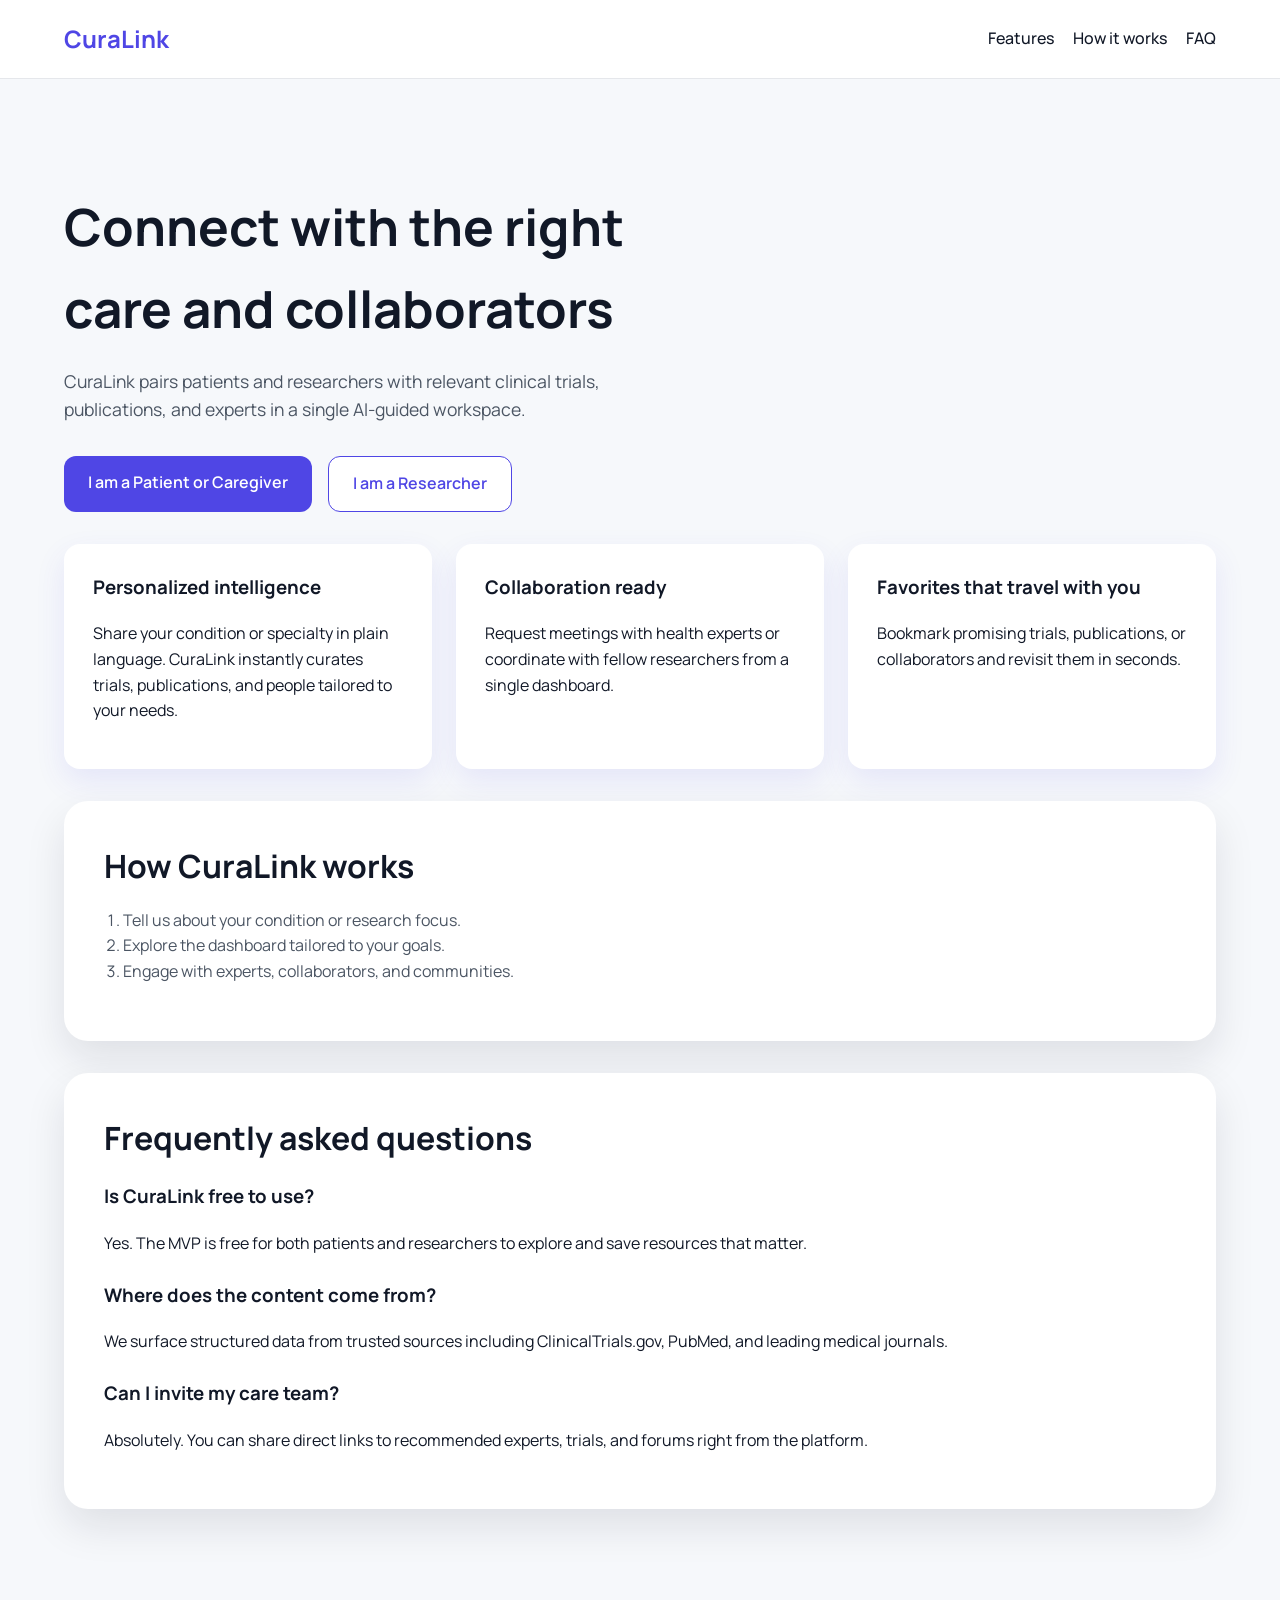
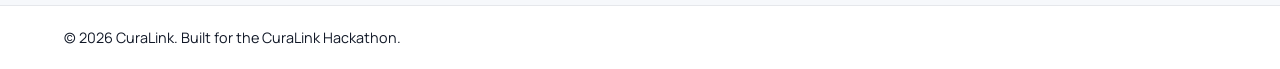
<file: public/index.html>
<!DOCTYPE html>
<html lang="en">
  <head>
    <meta charset="UTF-8" />
    <meta name="viewport" content="width=device-width, initial-scale=1.0" />
    <title>CuraLink | Connecting Patients and Researchers</title>
    <link rel="stylesheet" href="assets/css/styles.css" />
    <link rel="preconnect" href="https://fonts.googleapis.com" />
    <link rel="preconnect" href="https://fonts.gstatic.com" crossorigin />
    <link
      href="https://fonts.googleapis.com/css2?family=Manrope:wght@400;500;600;700&display=swap"
      rel="stylesheet"
    />
  </head>
  <body class="landing">
    <header class="landing__header">
      <div class="logo">CuraLink</div>
      <nav>
        <a href="#features">Features</a>
        <a href="#how-it-works">How it works</a>
        <a href="#faq">FAQ</a>
      </nav>
    </header>

    <main class="landing__hero">
      <section class="landing__intro">
        <h1>Connect with the right care and collaborators</h1>
        <p>
          CuraLink pairs patients and researchers with relevant clinical trials,
          publications, and experts in a single AI-guided workspace.
        </p>
        <div class="cta-group">
          <a class="cta primary" href="patient-onboarding.html"
            >I am a Patient or Caregiver</a
          >
          <a class="cta secondary" href="researcher-onboarding.html"
            >I am a Researcher</a
          >
        </div>
      </section>
      <section class="landing__card-grid" id="features">
        <article class="card">
          <h3>Personalized intelligence</h3>
          <p>
            Share your condition or specialty in plain language. CuraLink instantly
            curates trials, publications, and people tailored to your needs.
          </p>
        </article>
        <article class="card">
          <h3>Collaboration ready</h3>
          <p>
            Request meetings with health experts or coordinate with fellow researchers
            from a single dashboard.
          </p>
        </article>
        <article class="card">
          <h3>Favorites that travel with you</h3>
          <p>
            Bookmark promising trials, publications, or collaborators and revisit them
            in seconds.
          </p>
        </article>
      </section>

      <section class="landing__how" id="how-it-works">
        <h2>How CuraLink works</h2>
        <ol>
          <li>Tell us about your condition or research focus.</li>
          <li>Explore the dashboard tailored to your goals.</li>
          <li>Engage with experts, collaborators, and communities.</li>
        </ol>
      </section>

      <section class="landing__faq" id="faq">
        <h2>Frequently asked questions</h2>
        <div class="faq-item">
          <h3>Is CuraLink free to use?</h3>
          <p>
            Yes. The MVP is free for both patients and researchers to explore and save
            resources that matter.
          </p>
        </div>
        <div class="faq-item">
          <h3>Where does the content come from?</h3>
          <p>
            We surface structured data from trusted sources including ClinicalTrials.gov,
            PubMed, and leading medical journals.
          </p>
        </div>
        <div class="faq-item">
          <h3>Can I invite my care team?</h3>
          <p>
            Absolutely. You can share direct links to recommended experts, trials, and
            forums right from the platform.
          </p>
        </div>
      </section>
    </main>

    <footer class="landing__footer">
      <span>© <span id="year"></span> CuraLink. Built for the CuraLink Hackathon.</span>
    </footer>

    <script src="assets/js/common.js"></script>
  </body>
</html>
</file>
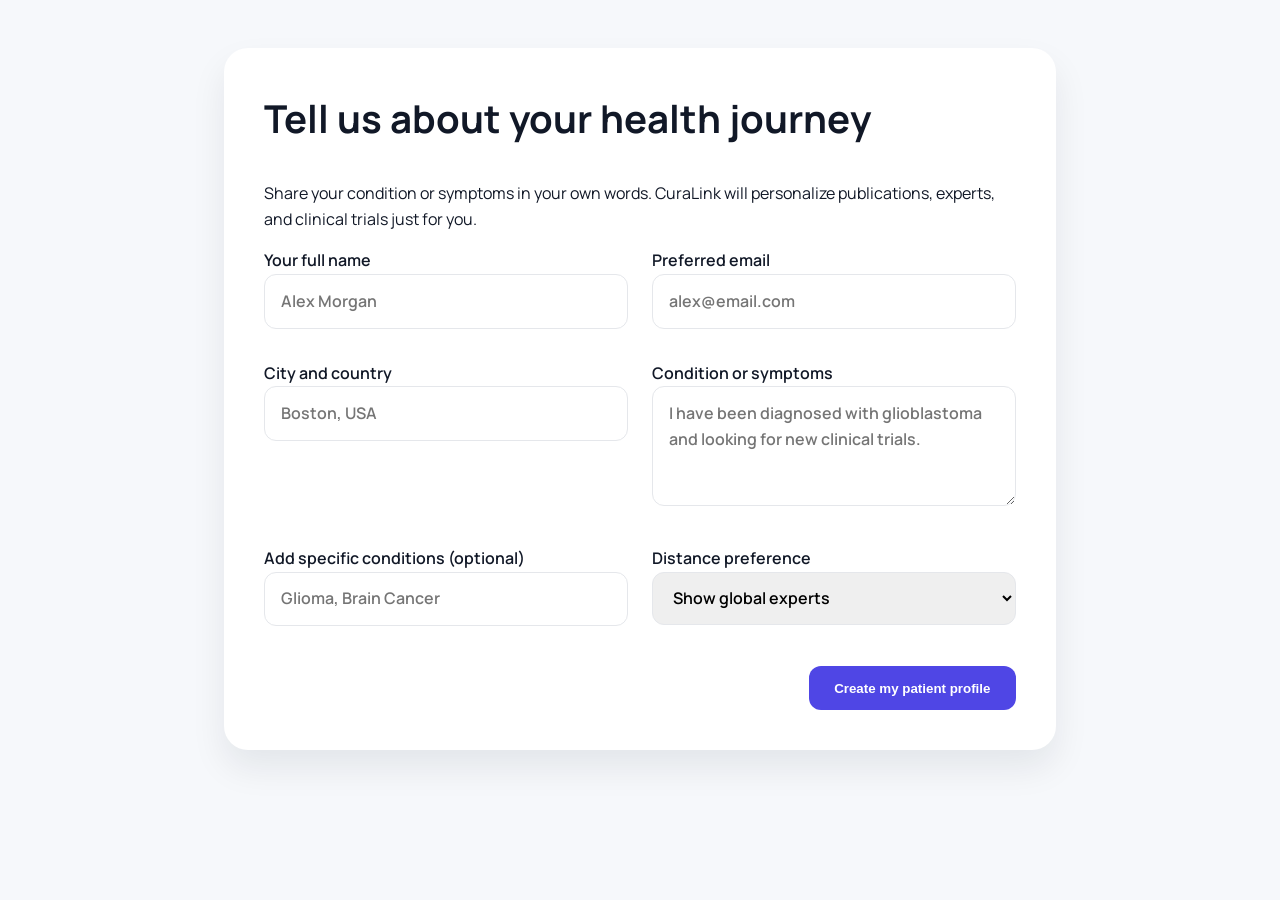
<file: public/patient-dashboard.html>
<!DOCTYPE html>
<html lang="en">
  <head>
    <meta charset="UTF-8" />
    <meta name="viewport" content="width=device-width, initial-scale=1.0" />
    <title>CuraLink | Patient Dashboard</title>
    <link rel="stylesheet" href="assets/css/styles.css" />
    <link rel="preconnect" href="https://fonts.googleapis.com" />
    <link rel="preconnect" href="https://fonts.gstatic.com" crossorigin />
    <link
      href="https://fonts.googleapis.com/css2?family=Manrope:wght@400;500;600;700&display=swap"
      rel="stylesheet"
    />
  </head>
  <body>
    <main class="dashboard">
      <header class="dashboard__header">
        <div>
          <p class="badge">Patient workspace</p>
          <h1 id="patient-greeting">Welcome back</h1>
          <p id="patient-summary" class="text-muted"></p>
        </div>
        <div class="cta-group">
          <a class="cta secondary" href="patient-onboarding.html">Edit profile</a>
          <a class="cta primary" href="patient-favorites.html">View favorites</a>
        </div>
      </header>

      <section class="dashboard__summary">
        <article class="summary-card">
          <h3>Recommended experts</h3>
          <span id="expert-count">0</span>
          <p>Specialists matched to your conditions and distance preference.</p>
        </article>
        <article class="summary-card">
          <h3>Clinical trials</h3>
          <span id="trial-count">0</span>
          <p>Studies you can explore right now.</p>
        </article>
        <article class="summary-card">
          <h3>New publications</h3>
          <span id="publication-count">0</span>
          <p>Plain-language summaries from trusted journals.</p>
        </article>
      </section>

      <section>
        <div class="section-heading">
          <h2>Recommended health experts</h2>
          <div class="filter-bar">
            <select id="expert-location-filter">
              <option value="all">All locations</option>
              <option value="nearby">My location</option>
              <option value="global">Global</option>
            </select>
            <input id="expert-search" type="search" placeholder="Search by specialty" />
          </div>
        </div>
        <div id="experts-list" class="list-grid"></div>
        <div id="experts-empty" class="empty-state" hidden>
          No experts match your filters yet. Try expanding your search.
        </div>
      </section>

      <section>
        <div class="section-heading">
          <h2>Clinical trials for you</h2>
          <div class="filter-bar">
            <select id="trial-status-filter">
              <option value="all">Any status</option>
              <option value="Recruiting">Recruiting</option>
              <option value="Active, not recruiting">Active, not recruiting</option>
            </select>
            <input id="trial-search" type="search" placeholder="Keyword or condition" />
          </div>
        </div>
        <div id="trials-list" class="list-grid"></div>
        <div id="trials-empty" class="empty-state" hidden>
          No trials match your filters. Check back soon.
        </div>
      </section>

      <section>
        <div class="section-heading">
          <h2>Publications to read next</h2>
          <input
            id="publication-search"
            class="filter-bar"
            type="search"
            placeholder="Search publications"
          />
        </div>
        <div id="publications-list" class="list-grid"></div>
        <div id="publications-empty" class="empty-state" hidden>
          No publications found for your interests yet.
        </div>
      </section>

      <section>
        <div class="section-heading">
          <h2>Patient forums</h2>
        </div>
        <div id="forums-list" class="list-grid"></div>
        <div id="forums-empty" class="empty-state" hidden>
          No discussions yet. Check back after researchers respond to community prompts.
        </div>
      </section>
    </main>

    <script src="assets/js/common.js"></script>
    <script type="module" src="assets/js/patient-dashboard.js"></script>
  </body>
</html>
</file>
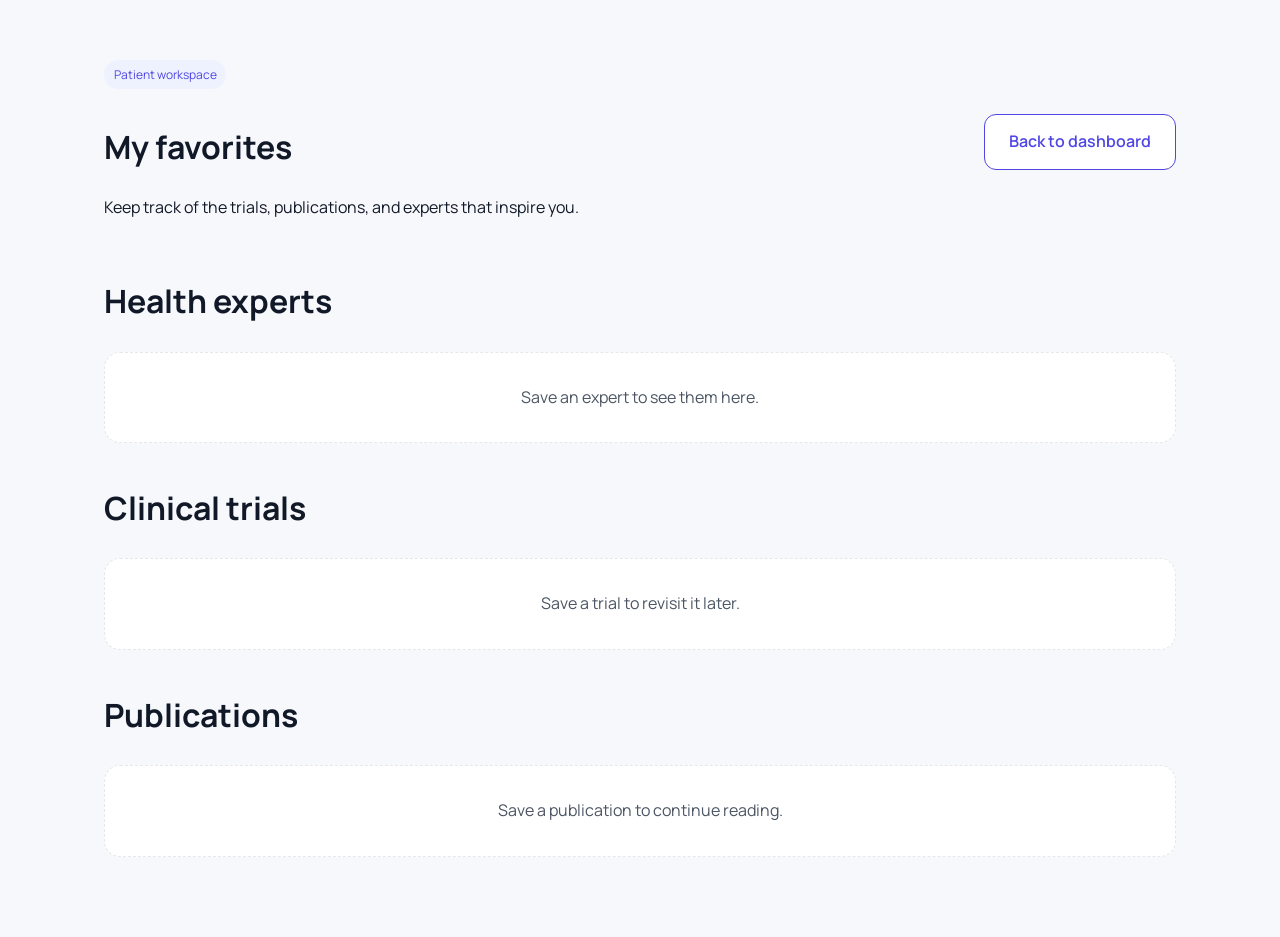
<file: public/patient-favorites.html>
<!DOCTYPE html>
<html lang="en">
  <head>
    <meta charset="UTF-8" />
    <meta name="viewport" content="width=device-width, initial-scale=1.0" />
    <title>CuraLink | Patient Favorites</title>
    <link rel="stylesheet" href="assets/css/styles.css" />
    <link rel="preconnect" href="https://fonts.googleapis.com" />
    <link rel="preconnect" href="https://fonts.gstatic.com" crossorigin />
    <link
      href="https://fonts.googleapis.com/css2?family=Manrope:wght@400;500;600;700&display=swap"
      rel="stylesheet"
    />
  </head>
  <body>
    <main class="dashboard">
      <header class="dashboard__header">
        <div>
          <p class="badge">Patient workspace</p>
          <h1>My favorites</h1>
          <p>Keep track of the trials, publications, and experts that inspire you.</p>
        </div>
        <a class="cta secondary" href="patient-dashboard.html">Back to dashboard</a>
      </header>

      <section>
        <div class="section-heading">
          <h2>Health experts</h2>
        </div>
        <div id="favorites-experts" class="list-grid"></div>
        <div id="favorites-experts-empty" class="empty-state" hidden>
          Save an expert to see them here.
        </div>
      </section>

      <section>
        <div class="section-heading">
          <h2>Clinical trials</h2>
        </div>
        <div id="favorites-trials" class="list-grid"></div>
        <div id="favorites-trials-empty" class="empty-state" hidden>
          Save a trial to revisit it later.
        </div>
      </section>

      <section>
        <div class="section-heading">
          <h2>Publications</h2>
        </div>
        <div id="favorites-publications" class="list-grid"></div>
        <div id="favorites-publications-empty" class="empty-state" hidden>
          Save a publication to continue reading.
        </div>
      </section>
    </main>

    <script src="assets/js/common.js"></script>
    <script src="assets/js/patient-favorites.js" type="module"></script>
  </body>
</html>
</file>
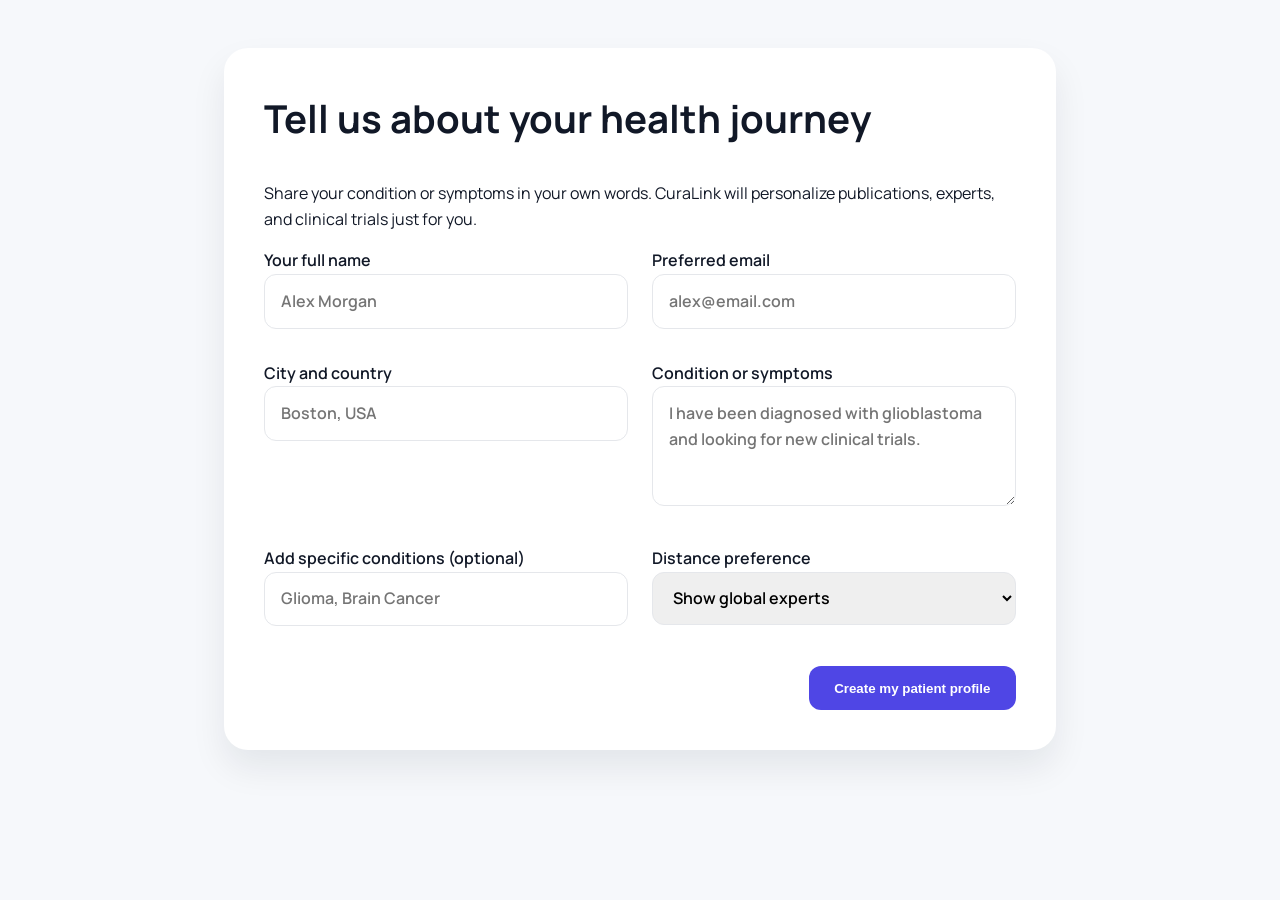
<file: public/patient-onboarding.html>
<!DOCTYPE html>
<html lang="en">
  <head>
    <meta charset="UTF-8" />
    <meta name="viewport" content="width=device-width, initial-scale=1.0" />
    <title>CuraLink | Patient Onboarding</title>
    <link rel="stylesheet" href="assets/css/styles.css" />
    <link rel="preconnect" href="https://fonts.googleapis.com" />
    <link rel="preconnect" href="https://fonts.gstatic.com" crossorigin />
    <link
      href="https://fonts.googleapis.com/css2?family=Manrope:wght@400;500;600;700&display=swap"
      rel="stylesheet"
    />
  </head>
  <body>
    <main class="form-layout">
      <section class="form-card">
        <h1>Tell us about your health journey</h1>
        <p>
          Share your condition or symptoms in your own words. CuraLink will personalize
          publications, experts, and clinical trials just for you.
        </p>
        <form id="patient-onboarding-form" novalidate>
          <div class="form-grid">
            <label>
              Your full name
              <input type="text" name="name" placeholder="Alex Morgan" required />
            </label>
            <label>
              Preferred email
              <input type="email" name="email" placeholder="alex@email.com" required />
            </label>
            <label>
              City and country
              <input type="text" name="location" placeholder="Boston, USA" />
            </label>
            <label>
              Condition or symptoms
              <textarea
                name="condition"
                placeholder="I have been diagnosed with glioblastoma and looking for new clinical trials."
                required
              ></textarea>
            </label>
            <label>
              Add specific conditions (optional)
              <input
                type="text"
                name="conditions"
                placeholder="Glioma, Brain Cancer"
              />
            </label>
            <label>
              Distance preference
              <select name="distance">
                <option value="global">Show global experts</option>
                <option value="nearby">Prioritize nearby experts</option>
              </select>
            </label>
          </div>
          <div class="button-row">
            <button class="primary" type="submit">Create my patient profile</button>
          </div>
        </form>
      </section>
    </main>
    <script src="assets/js/common.js"></script>
    <script src="assets/js/patient-onboarding.js" type="module"></script>
  </body>
</html>
</file>
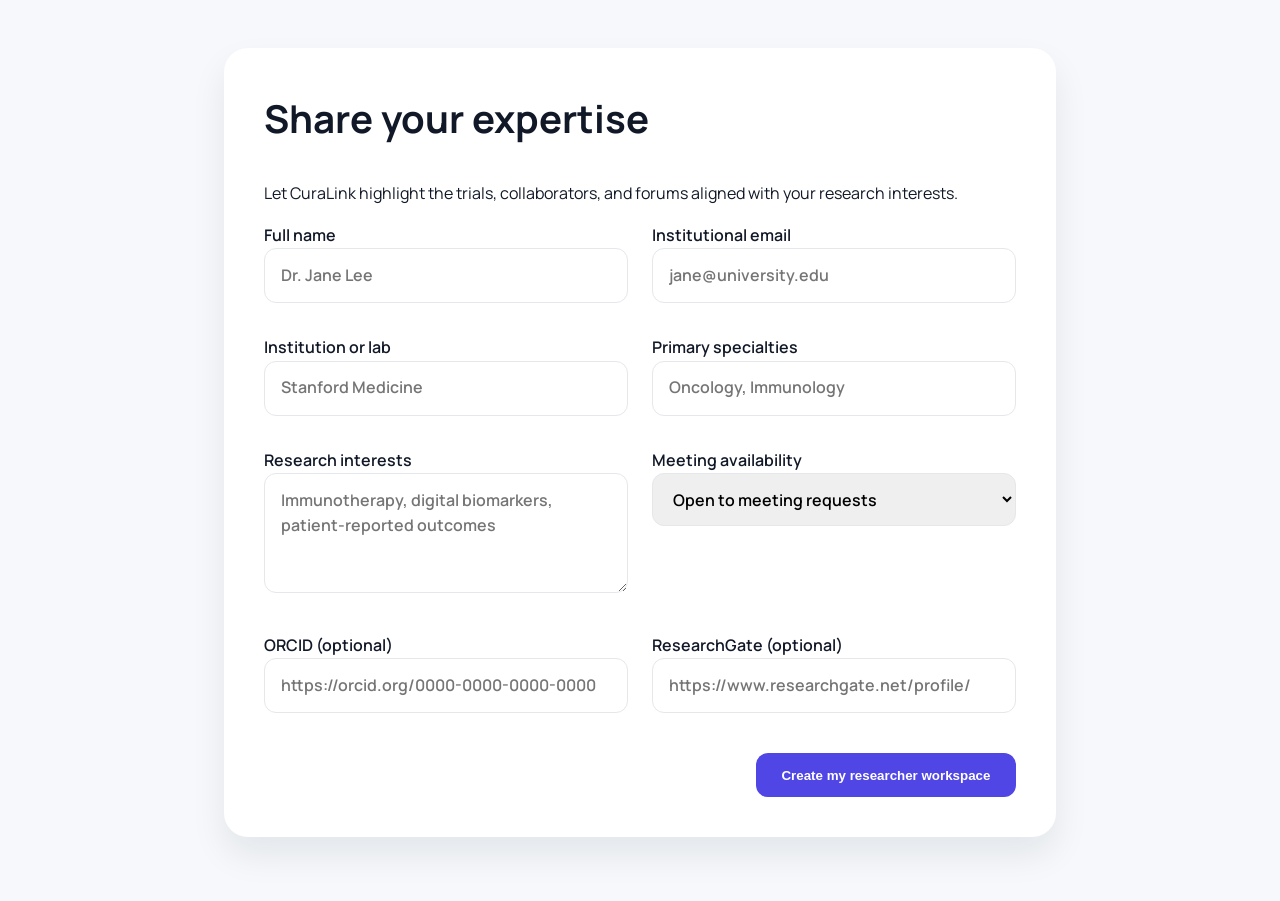
<file: public/researcher-dashboard.html>
<!DOCTYPE html>
<html lang="en">
  <head>
    <meta charset="UTF-8" />
    <meta name="viewport" content="width=device-width, initial-scale=1.0" />
    <title>CuraLink | Researcher Dashboard</title>
    <link rel="stylesheet" href="assets/css/styles.css" />
    <link rel="preconnect" href="https://fonts.googleapis.com" />
    <link rel="preconnect" href="https://fonts.gstatic.com" crossorigin />
    <link
      href="https://fonts.googleapis.com/css2?family=Manrope:wght@400;500;600;700&display=swap"
      rel="stylesheet"
    />
  </head>
  <body>
    <main class="dashboard">
      <header class="dashboard__header">
        <div>
          <p class="badge">Researcher workspace</p>
          <h1 id="researcher-greeting">Welcome back</h1>
          <p id="researcher-summary" class="text-muted"></p>
        </div>
        <div class="cta-group">
          <a class="cta secondary" href="researcher-onboarding.html">Edit profile</a>
          <a class="cta primary" href="researcher-favorites.html">View favorites</a>
        </div>
      </header>

      <section class="dashboard__summary">
        <article class="summary-card">
          <h3>Potential collaborators</h3>
          <span id="collaborator-count">0</span>
          <p>Experts working on similar specialties and interests.</p>
        </article>
        <article class="summary-card">
          <h3>Relevant trials</h3>
          <span id="researcher-trial-count">0</span>
          <p>Studies aligned to your research interests.</p>
        </article>
        <article class="summary-card">
          <h3>Forum threads</h3>
          <span id="forum-count">0</span>
          <p>Questions from patients waiting for your perspective.</p>
        </article>
      </section>

      <section>
        <div class="section-heading">
          <h2>Collaborators to connect with</h2>
          <div class="filter-bar">
            <input id="collaborator-search" type="search" placeholder="Search by specialty" />
          </div>
        </div>
        <div id="collaborators-list" class="list-grid"></div>
        <div id="collaborators-empty" class="empty-state" hidden>
          No collaborators match your filters just yet.
        </div>
      </section>

      <section>
        <div class="section-heading">
          <h2>Manage clinical trials</h2>
          <div class="filter-bar">
            <input id="researcher-trial-search" type="search" placeholder="Find a trial" />
          </div>
        </div>
        <div id="researcher-trials-list" class="list-grid"></div>
        <div id="researcher-trials-empty" class="empty-state" hidden>
          No trials match the criteria yet.
        </div>
      </section>

      <section>
        <div class="section-heading">
          <h2>Publications to reference</h2>
          <input
            id="researcher-publication-search"
            class="filter-bar"
            type="search"
            placeholder="Search publications"
          />
        </div>
        <div id="researcher-publications-list" class="list-grid"></div>
        <div id="researcher-publications-empty" class="empty-state" hidden>
          No references match your interests yet.
        </div>
      </section>

      <section>
        <div class="section-heading">
          <h2>Forums to engage</h2>
        </div>
        <div id="researcher-forums-list" class="list-grid"></div>
        <div id="researcher-forums-empty" class="empty-state" hidden>
          No new posts yet. Invite your patients to start a conversation.
        </div>
      </section>
    </main>

    <script src="assets/js/common.js"></script>
    <script src="assets/js/researcher-dashboard.js" type="module"></script>
  </body>
</html>
</file>
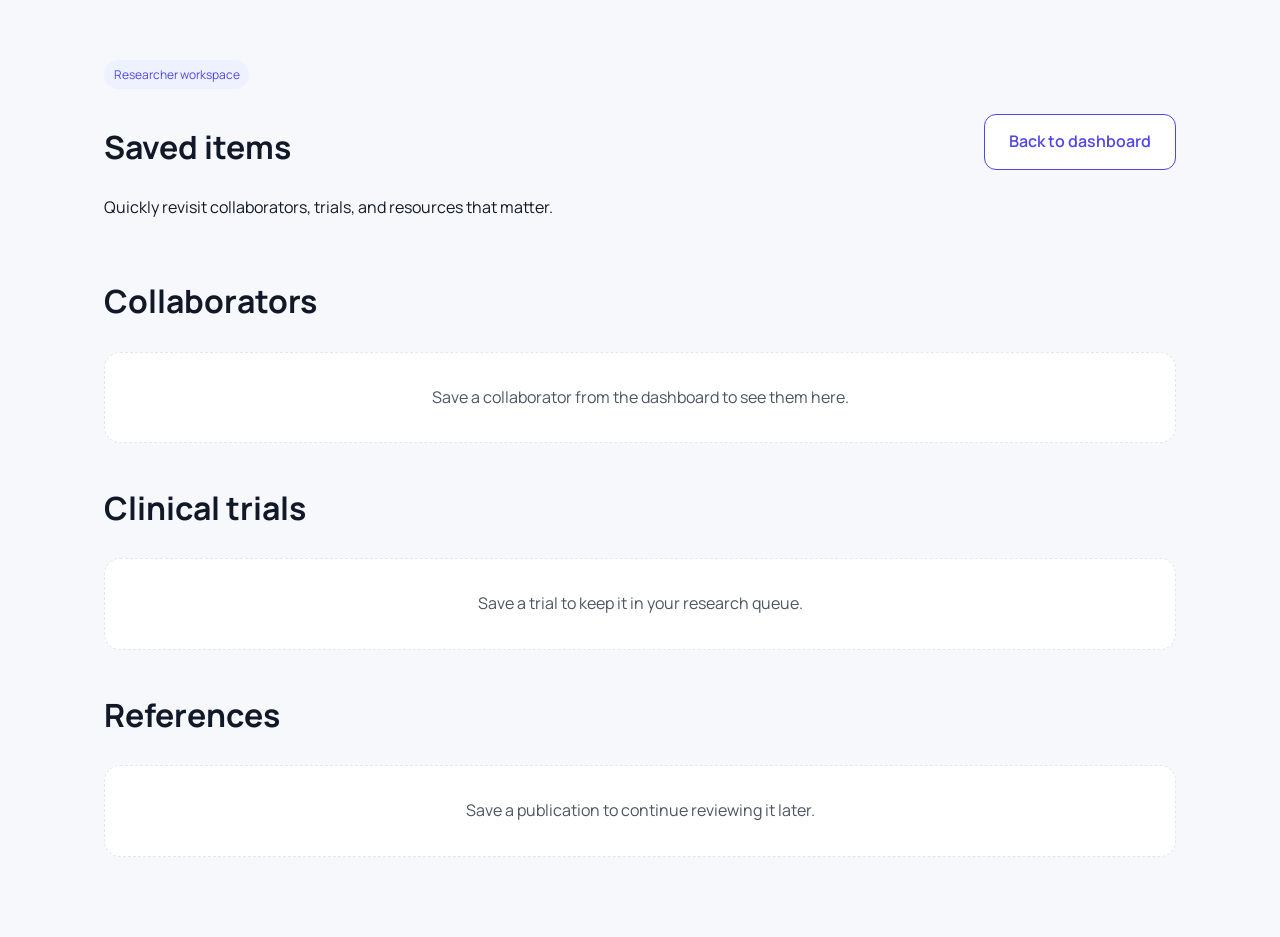
<file: public/researcher-favorites.html>
<!DOCTYPE html>
<html lang="en">
  <head>
    <meta charset="UTF-8" />
    <meta name="viewport" content="width=device-width, initial-scale=1.0" />
    <title>CuraLink | Researcher Favorites</title>
    <link rel="stylesheet" href="assets/css/styles.css" />
    <link rel="preconnect" href="https://fonts.googleapis.com" />
    <link rel="preconnect" href="https://fonts.gstatic.com" crossorigin />
    <link
      href="https://fonts.googleapis.com/css2?family=Manrope:wght@400;500;600;700&display=swap"
      rel="stylesheet"
    />
  </head>
  <body>
    <main class="dashboard">
      <header class="dashboard__header">
        <div>
          <p class="badge">Researcher workspace</p>
          <h1>Saved items</h1>
          <p>Quickly revisit collaborators, trials, and resources that matter.</p>
        </div>
        <a class="cta secondary" href="researcher-dashboard.html">Back to dashboard</a>
      </header>

      <section>
        <div class="section-heading">
          <h2>Collaborators</h2>
        </div>
        <div id="favorites-collaborators" class="list-grid"></div>
        <div id="favorites-collaborators-empty" class="empty-state" hidden>
          Save a collaborator from the dashboard to see them here.
        </div>
      </section>

      <section>
        <div class="section-heading">
          <h2>Clinical trials</h2>
        </div>
        <div id="favorites-researcher-trials" class="list-grid"></div>
        <div id="favorites-researcher-trials-empty" class="empty-state" hidden>
          Save a trial to keep it in your research queue.
        </div>
      </section>

      <section>
        <div class="section-heading">
          <h2>References</h2>
        </div>
        <div id="favorites-researcher-publications" class="list-grid"></div>
        <div id="favorites-researcher-publications-empty" class="empty-state" hidden>
          Save a publication to continue reviewing it later.
        </div>
      </section>
    </main>

    <script src="assets/js/common.js"></script>
    <script src="assets/js/researcher-favorites.js" type="module"></script>
  </body>
</html>
</file>
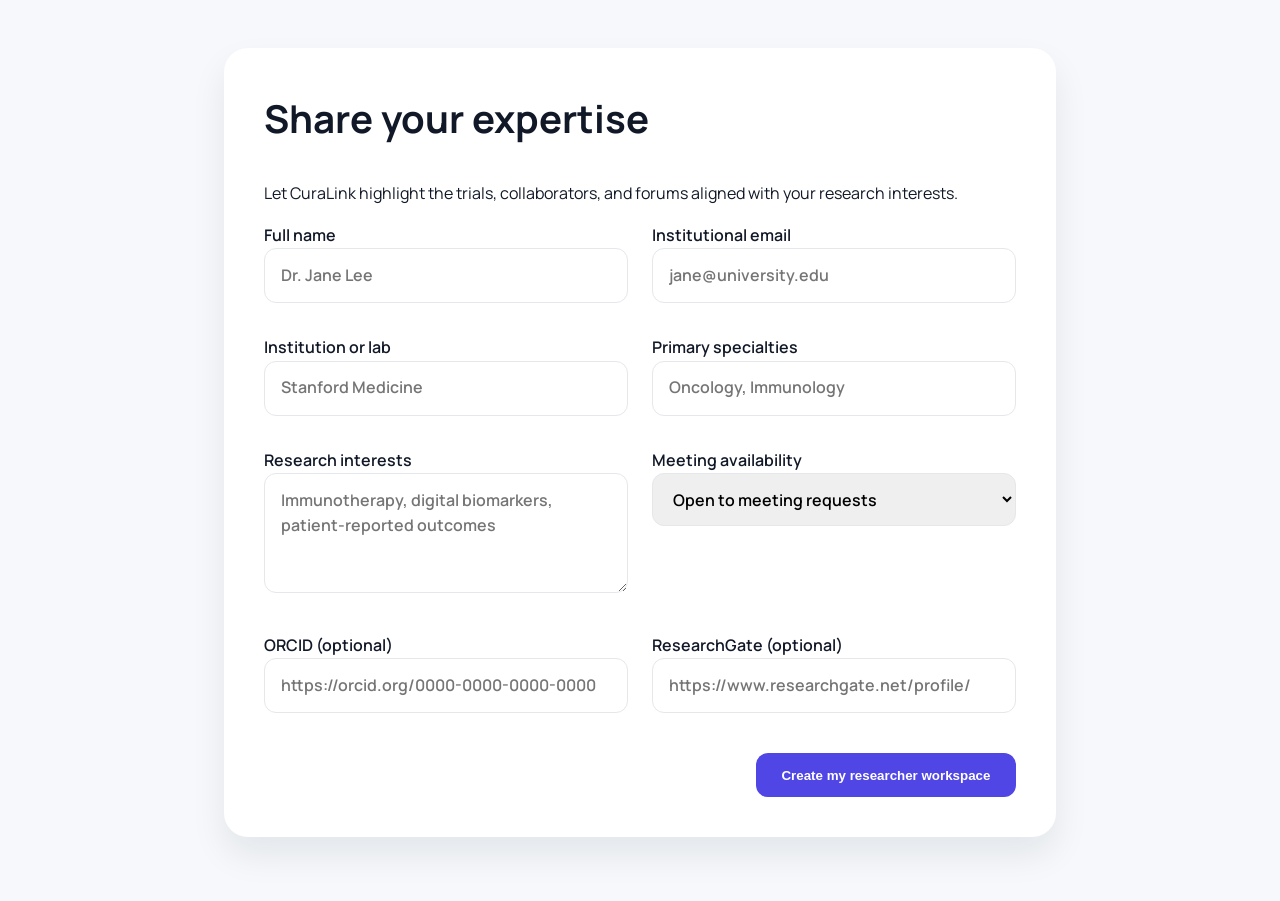
<file: public/researcher-onboarding.html>
<!DOCTYPE html>
<html lang="en">
  <head>
    <meta charset="UTF-8" />
    <meta name="viewport" content="width=device-width, initial-scale=1.0" />
    <title>CuraLink | Researcher Onboarding</title>
    <link rel="stylesheet" href="assets/css/styles.css" />
    <link rel="preconnect" href="https://fonts.googleapis.com" />
    <link rel="preconnect" href="https://fonts.gstatic.com" crossorigin />
    <link
      href="https://fonts.googleapis.com/css2?family=Manrope:wght@400;500;600;700&display=swap"
      rel="stylesheet"
    />
  </head>
  <body>
    <main class="form-layout">
      <section class="form-card">
        <h1>Share your expertise</h1>
        <p>
          Let CuraLink highlight the trials, collaborators, and forums aligned with your
          research interests.
        </p>
        <form id="researcher-onboarding-form" novalidate>
          <div class="form-grid">
            <label>
              Full name
              <input type="text" name="name" placeholder="Dr. Jane Lee" required />
            </label>
            <label>
              Institutional email
              <input type="email" name="email" placeholder="jane@university.edu" required />
            </label>
            <label>
              Institution or lab
              <input type="text" name="organization" placeholder="Stanford Medicine" />
            </label>
            <label>
              Primary specialties
              <input type="text" name="specialties" placeholder="Oncology, Immunology" />
            </label>
            <label>
              Research interests
              <textarea
                name="interests"
                placeholder="Immunotherapy, digital biomarkers, patient-reported outcomes"
                required
              ></textarea>
            </label>
            <label>
              Meeting availability
              <select name="availability">
                <option value="open">Open to meeting requests</option>
                <option value="limited">Limited availability</option>
                <option value="closed">Not accepting meetings</option>
              </select>
            </label>
            <label>
              ORCID (optional)
              <input type="url" name="orcid" placeholder="https://orcid.org/0000-0000-0000-0000" />
            </label>
            <label>
              ResearchGate (optional)
              <input type="url" name="researchgate" placeholder="https://www.researchgate.net/profile/" />
            </label>
          </div>
          <div class="button-row">
            <button class="primary" type="submit">Create my researcher workspace</button>
          </div>
        </form>
      </section>
    </main>
    <script src="assets/js/common.js"></script>
    <script src="assets/js/researcher-onboarding.js" type="module"></script>
  </body>
</html>
</file>
<file: public/assets/css/styles.css>
:root {
  --bg: #f6f8fb;
  --surface: #ffffff;
  --accent: #4f46e5;
  --accent-muted: #eef2ff;
  --text-primary: #111827;
  --text-secondary: #4b5563;
  --border: #e5e7eb;
  --success: #059669;
  font-family: 'Manrope', system-ui, -apple-system, BlinkMacSystemFont, 'Segoe UI',
    sans-serif;
}

* {
  box-sizing: border-box;
}

body {
  margin: 0;
  background-color: var(--bg);
  color: var(--text-primary);
  line-height: 1.6;
}

a {
  color: inherit;
  text-decoration: none;
}

.text-muted {
  color: var(--text-secondary);
}

a:hover,
button:hover {
  opacity: 0.9;
}

.landing__header,
.landing__footer {
  display: flex;
  justify-content: space-between;
  align-items: center;
  padding: 1.25rem 5vw;
  background: var(--surface);
  border-bottom: 1px solid var(--border);
}

.landing__footer {
  border-top: 1px solid var(--border);
  border-bottom: none;
  font-size: 0.9rem;
}

.logo {
  font-weight: 700;
  font-size: 1.5rem;
  color: var(--accent);
}

nav a {
  margin-left: 1rem;
  font-weight: 500;
}

.landing__hero {
  padding: 4rem 5vw 6rem;
  display: grid;
  gap: 2rem;
}

.landing__intro {
  max-width: 600px;
}

.landing__intro h1 {
  font-size: clamp(2.4rem, 4vw, 3.4rem);
  margin-bottom: 1rem;
}

.landing__intro p {
  color: var(--text-secondary);
  font-size: 1.1rem;
  margin-bottom: 2rem;
}

.cta-group {
  display: flex;
  flex-wrap: wrap;
  gap: 1rem;
}

.cta {
  padding: 0.9rem 1.5rem;
  border-radius: 0.75rem;
  font-weight: 600;
  transition: transform 0.2s ease;
}

.cta.primary {
  background: var(--accent);
  color: #fff;
}

.cta.secondary {
  background: var(--surface);
  border: 1px solid var(--accent);
  color: var(--accent);
}

.cta:hover {
  transform: translateY(-2px);
}

.landing__card-grid {
  display: grid;
  gap: 1.5rem;
  grid-template-columns: repeat(auto-fit, minmax(220px, 1fr));
}

.card {
  background: var(--surface);
  border-radius: 1rem;
  padding: 1.8rem;
  box-shadow: 0 12px 30px rgba(79, 70, 229, 0.1);
}

.card h3 {
  margin-top: 0;
}

.landing__how,
.landing__faq {
  background: var(--surface);
  border-radius: 1.5rem;
  padding: 2.5rem;
  box-shadow: 0 18px 40px rgba(17, 24, 39, 0.1);
}

.landing__how h2,
.landing__faq h2 {
  margin-top: 0;
}

.landing__how ol {
  padding-left: 1.2rem;
  color: var(--text-secondary);
}

.faq-item + .faq-item {
  margin-top: 1.5rem;
}

section h2 {
  font-size: 2rem;
  margin-bottom: 1rem;
}

main {
  min-height: 70vh;
}

.form-layout {
  max-width: 960px;
  margin: 0 auto;
  padding: 3rem 5vw 4rem;
}

.form-card {
  background: var(--surface);
  border-radius: 1.5rem;
  padding: 2.5rem;
  box-shadow: 0 18px 35px rgba(15, 23, 42, 0.08);
}

.form-card h1 {
  margin-top: 0;
  font-size: clamp(2rem, 3vw, 2.6rem);
}

.form-grid {
  display: grid;
  gap: 1.5rem;
  grid-template-columns: repeat(auto-fit, minmax(240px, 1fr));
}

label {
  display: block;
  font-weight: 600;
  margin-bottom: 0.5rem;
}

input,
select,
textarea {
  width: 100%;
  padding: 0.85rem 1rem;
  border-radius: 0.75rem;
  border: 1px solid var(--border);
  font: inherit;
}

textarea {
  min-height: 120px;
  resize: vertical;
}

.button-row {
  display: flex;
  justify-content: flex-end;
  margin-top: 2rem;
}

button.primary {
  background: var(--accent);
  color: #fff;
  border: none;
  padding: 0.9rem 1.6rem;
  border-radius: 0.75rem;
  font-weight: 600;
  cursor: pointer;
}

.dashboard {
  max-width: 1200px;
  margin: 0 auto;
  padding: 3rem 5vw 5rem;
}

.dashboard__header {
  display: flex;
  justify-content: space-between;
  align-items: center;
  flex-wrap: wrap;
  gap: 1rem;
}

.dashboard__summary {
  display: grid;
  grid-template-columns: repeat(auto-fit, minmax(260px, 1fr));
  gap: 1.5rem;
  margin: 2rem 0 3rem;
}

.summary-card {
  background: var(--surface);
  border-radius: 1.25rem;
  padding: 1.8rem;
  border: 1px solid var(--accent-muted);
}

.summary-card span {
  display: block;
  font-size: 2rem;
  font-weight: 700;
  color: var(--accent);
}

.section-heading {
  display: flex;
  justify-content: space-between;
  align-items: center;
  margin: 2.5rem 0 1.5rem;
}

.section-heading h2 {
  margin: 0;
}

.list-grid {
  display: grid;
  grid-template-columns: repeat(auto-fit, minmax(280px, 1fr));
  gap: 1.5rem;
}

.list-card {
  background: var(--surface);
  border-radius: 1.25rem;
  padding: 1.6rem;
  border: 1px solid var(--border);
  display: flex;
  flex-direction: column;
  gap: 0.75rem;
}

.list-card__tags {
  display: flex;
  flex-wrap: wrap;
  gap: 0.5rem;
}

.tag {
  padding: 0.3rem 0.75rem;
  background: var(--accent-muted);
  color: var(--accent);
  border-radius: 999px;
  font-size: 0.8rem;
  font-weight: 600;
}

.card-actions {
  margin-top: auto;
  display: flex;
  justify-content: space-between;
  align-items: center;
}

.card-actions button {
  border: none;
  background: none;
  cursor: pointer;
  font: inherit;
  color: var(--accent);
  font-weight: 600;
}

.filter-bar {
  display: flex;
  flex-wrap: wrap;
  gap: 1rem;
  margin-bottom: 1.5rem;
}

.filter-bar input,
.filter-bar select {
  flex: 1 1 200px;
}

.empty-state {
  padding: 2rem;
  text-align: center;
  background: var(--surface);
  border-radius: 1rem;
  border: 1px dashed var(--border);
  color: var(--text-secondary);
}

.badge {
  display: inline-flex;
  align-items: center;
  gap: 0.4rem;
  padding: 0.3rem 0.6rem;
  border-radius: 999px;
  background: var(--accent-muted);
  color: var(--accent);
  font-size: 0.75rem;
}

@media (max-width: 768px) {
  .landing__header,
  .landing__footer {
    flex-direction: column;
    gap: 1rem;
    text-align: center;
  }

  .cta-group {
    justify-content: center;
  }

  nav a {
    margin: 0 0.75rem;
  }
}

@media (max-width: 560px) {
  .landing__hero {
    padding-top: 2rem;
  }

  .form-card,
  .landing__how,
  .landing__faq {
    padding: 1.8rem;
  }
}
</file>
